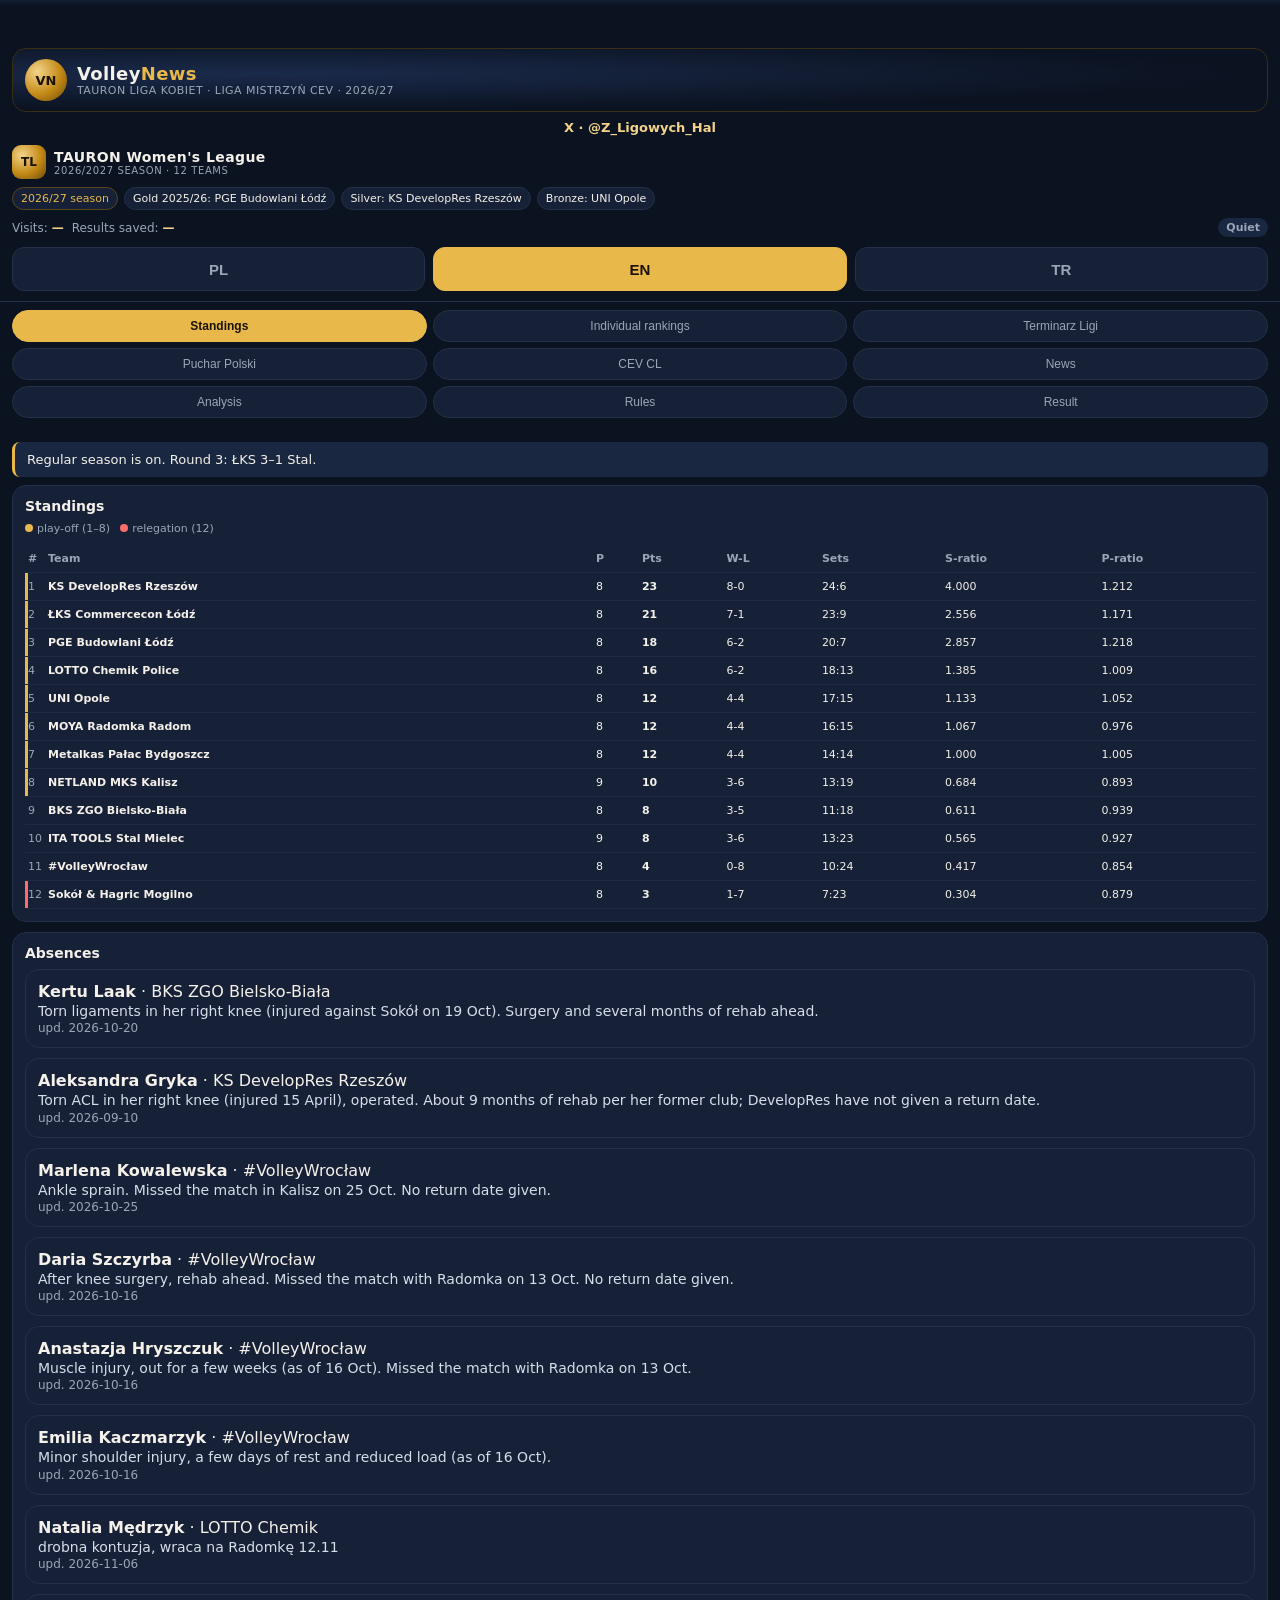
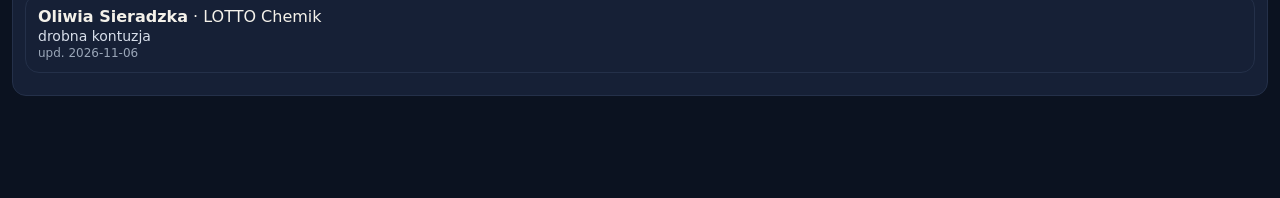
<file: index.html>
<!DOCTYPE html>
<html lang="pl">
<head>
  <meta charset="UTF-8" />
  <meta name="viewport" content="width=device-width, initial-scale=1, viewport-fit=cover" />
  <meta name="google-site-verification" content="DUh99yh-3nEhQCIDu4Cd1ADAZdMBXlXmfuxvChucZZA" />
  <meta name="google-site-verification" content="8KszsllD1J5eD8xSNlDynIQdIBA_9IF9JoQ7yyrrf3c" />
  <meta name="apple-mobile-web-app-capable" content="yes" />
  <meta name="apple-mobile-web-app-status-bar-style" content="black-translucent" />
  <meta name="apple-mobile-web-app-title" content="VolleyNews" />
  <meta name="theme-color" content="#0b1220" />
  <title>TAURON Liga Kobiet 2026/27 — tabela, wyniki, Liga Mistrzyń | VolleyNews</title>
  <meta name="description" content="TAURON Liga Kobiet i Liga Mistrzyń CEV 2026/27: tabela, wyniki, zapowiedzi. VolleyNews · @Z_Ligowych_Hal." />
  <link rel="canonical" href="https://zligowychhal.pl/" />
  <link rel="manifest" href="./manifest.json" />
  <link rel="apple-touch-icon" href="./icons/icon.svg" />
  <link rel="stylesheet" href="./css/app.css?v=123" />
  <link rel="stylesheet" href="./css/ptr.css?v=123" />
  <link rel="stylesheet" href="./css/news.css?v=123" />
  <link rel="stylesheet" href="./css/analysis.css?v=123" />
</head>
<body>
  <header class="app">
    <a class="hero" href="https://x.com/Z_Ligowych_Hal" target="_blank" rel="noopener">
      <div class="hero-mark">VN</div>
      <div class="hero-text">
        <strong>Volley<span>News</span></strong>
        <small>TAURON Liga Kobiet · Liga Mistrzyń CEV · 2026/27</small>
      </div>
    </a>
    <a class="x-link" href="https://x.com/Z_Ligowych_Hal" target="_blank" rel="noopener">X · @Z_Ligowych_Hal</a>
    <div class="brand">
      <div class="logo">TL</div>
      <h1><span data-i18n="title">TAURON Liga Kobiet</span><span data-i18n="subtitle">Sezon 2026/2027 · 12 drużyn</span></h1>
    </div>
    <div class="meta">
      <span class="pill live" id="updated" data-i18n="loading">Ładowanie…</span>
      <span class="pill" data-i18n="champions">Złoto 2025/26: PGE Budowlani Łódź</span>
      <span class="pill" data-i18n="silver">Srebro: KS DevelopRes Rzeszów</span>
      <span class="pill" data-i18n="bronze">Brąz: UNI Opole</span>
    </div>
        <div class="stats-bar" id="stats-bar"></div>
    <div class="lang" role="group" aria-label="Language">
      <button type="button" data-lang="pl" class="active">PL</button>
      <button type="button" data-lang="en">EN</button>
      <button type="button" data-lang="tr">TR</button>
    </div>
  </header>
  <nav class="tabs">
    <button class="active" data-tab="sec-table" data-i18n="tabTable">Tabela</button>
    <button data-tab="sec-scorers" data-i18n="tabScorers">Rankingi indywidualne</button>
    <button data-tab="sec-schedule">Terminarz Ligi</button>
    <button data-tab="sec-cup">Puchar Polski</button>
    <button data-tab="sec-cev" data-i18n="tabCev">LM CEV</button>
    <button data-tab="sec-news" data-i18n="tabNews">Newsy</button>
    <button data-tab="sec-analysis" data-i18n="tabAnalysis">Analizy</button>
    <button data-tab="sec-rules" data-i18n="tabRules">Regulamin</button>
    <button data-tab="sec-input" data-i18n="tabInput">Wynik</button>
  </nav>
  <section id="sec-table" class="active">
    <div class="note" data-i18n="tableNote">Tabela aktualizowana na bieżąco po oficjalnych wynikach.</div>
    <div class="card"><h2 data-i18n="tableH2">Tabela</h2><div id="table-wrap"></div></div>
    <div class="card"><h2 data-i18n="injH2">Absencje</h2><div id="injuries"></div></div>
  </section>
  <section id="sec-scorers">
    <div class="card"><h2 data-i18n="scorersH2">Rankingi PLS</h2><p class="muted" data-i18n="scorersP">Podział jak na tauronligakobiet.pl.</p></div>
    <div id="scorers-wrap"></div>
  </section>
  <section id="sec-schedule">
    <div class="card"><h2>Terminarz rundy zasadniczej</h2><p class="muted">Wszystkie 22 kolejki, wyniki i krótkie relacje.</p><select id="round-select"></select></div>
    <div id="schedule-wrap"></div>
  </section>
        <section id="sec-cup">
    <div class="card"><h2>TAURON Puchar Polski Kobiet 2027</h2>
      <p>Finałowy turniej w Elblągu, 6–7 lutego 2027 (Hala MOSiR). Półfinały 6.02, finał 7.02. Trofeum bronią PGE Budowlani Łódź, które w finale 2026 pokonały BKS 3:0.</p>
      <p>Zespoły TAURON Ligi wchodzą od 1/8 finału. Rozstawione są cztery najlepsze drużyny sezonu 2025/26: PGE Budowlani Łódź, KS DevelopRes Rzeszów, UNI Opole i BKS ZGO Bielsko-Biała. W 1/8 grają też trzy zespoły z TAURON 1. Ligi (Enea KS Piła, KSG Warszawa, NOWEL LOS Nowy Dwór Mazowiecki) i jeden z II ligi (Klub Sportowy Pajęczno).</p>
      <p class="muted">Gospodarzami meczów są drużyny z niższych lig lub zespoły TAURON Ligi wyżej sklasyfikowane po sezonie 2025/26.</p>
    </div>
    <div class="card"><h2>1/8 finału · listopad–grudzień 2026</h2>
      <p class="muted">Godziny potwierdzone według oficjalnego terminarza @TAURONLigaK (post z 11.11.2026).</p>
      <p class="muted">10.11, 18:00 · HSW Immobile Łuczniczka</p>
      <div class="match"><div class="side">020. Metalkas Pałac Bydgoszcz</div><div class="mid"><strong>3:2</strong></div><div class="side away">#VolleyWrocław</div></div>
      <p class="muted">Sety: 20:25, 21:25, 25:21, 27:25, 15:12. Najskuteczniejsze: Bartkowska-Kluza 21, Pol 20; Wąsiakowska 27, Stautz 16, Garncarz 15. Pałac awansował do ćwierćfinału.</p>
      <p class="muted">11.11, 17:00</p>
      <div class="match"><div class="side">014. KSG Warszawa</div><div class="mid"><strong>2:3</strong></div><div class="side away">PGE Budowlani Łódź</div></div>
      <p class="muted">Sety: 14:25, 17:25, 25:23, 25:23, 4:15. MVP: Justyna Łysiak. Budowlani awansowali po tie-breaku.</p>
      <p class="muted">11.11, 18:00</p>
      <div class="match"><div class="side">016. NOWEL LOS Nowy Dwór Mazowiecki</div><div class="mid"><strong>0:3</strong></div><div class="side away">ŁKS Commercecon Łódź</div></div>
      <p class="muted">Sety: 27:29, 17:25, 16:25. MVP: Elles Dambrink. ŁKS awansował.</p>
      <div class="match"><div class="side">017. BKS ZGO Bielsko-Biała</div><div class="mid"><strong>3:1</strong></div><div class="side away">ITA TOOLS Stal Mielec</div></div>
      <p class="muted">Sety: 22:25, 25:17, 25:20, 25:21. MVP: Iris Vos. BKS awansował.</p>
      <div class="match"><div class="side">021. KS DevelopRes Rzeszów</div><div class="mid"><strong>3:0</strong></div><div class="side away">Sokół & Hagric Mogilno</div></div>
      <p class="muted">Sety: 25:21, 25:17, 25:14. DevelopRes awansował.</p>
      <p class="muted">2.12, 18:00</p>
      <div class="match"><div class="side">019. Klub Sportowy Pajęczno</div><div class="mid"><strong>– : –</strong></div><div class="side away">LOTTO Chemik Police</div></div>
      <p class="muted">22.12, 18:00</p>
      <div class="match"><div class="side">015. Enea KS Piła</div><div class="mid"><strong>– : –</strong></div><div class="side away">MOYA Radomka Radom</div></div>
      <p class="muted">23.12, 18:00</p>
      <div class="match"><div class="side">018. UNI Opole</div><div class="mid"><strong>– : –</strong></div><div class="side away">NETLAND MKS Kalisz</div></div>
    </div>
    <div class="card"><h2>1/4 finału · 30 grudnia 2026</h2>
      <div class="match"><div class="side">22. PGE Budowlani Łódź</div><div class="mid"><strong>– : –</strong></div><div class="side away">zw. mecz 015 (Piła/Radomka)</div></div>
      <div class="match"><div class="side">23. ŁKS Commercecon Łódź</div><div class="mid"><strong>– : –</strong></div><div class="side away">BKS ZGO Bielsko-Biała</div></div>
      <div class="match"><div class="side">24. zw. mecz 018 (Opole/Kalisz)</div><div class="mid"><strong>– : –</strong></div><div class="side away">zw. mecz 019 (Pajęczno/Chemik)</div></div>
      <div class="match"><div class="side">25. Metalkas Pałac Bydgoszcz</div><div class="mid"><strong>– : –</strong></div><div class="side away">KS DevelopRes Rzeszów</div></div>
      <p class="muted">Godziny ćwierćfinałów: do potwierdzenia. Półfinały 6.02 w Hali MOSiR w Elblągu: mecz 26 (zw. 22 – zw. 23), mecz 27 (zw. 24 – zw. 25). Finał 7.02: mecz 28.</p>
    </div>
    <div class="card"><h2>Rundy wstępne · niższe ligi</h2>
      <p><strong>3. runda, 4 listopada — wyniki:</strong></p>
      <ul>
        <li>mecz 10, 18:00: NOWEL LOS Nowy Dwór Mazowiecki – KS BAS Białystok <strong>3:0</strong> (25:23, 25:17, 25:23) → 016</li>
        <li>mecz 11, 19:00: SPS Sparta Złotów – Enea KS Piła <strong>0:3</strong> (22:25, 20:25, 18:25) → 015</li>
        <li>mecz 12, 18:00: Klub Sportowy Pajęczno – KS MARBA Sędziszów Małopolski <strong>3:1</strong> (25:21, 25:18, 23:25, 27:25) → 019</li>
        <li>mecz 13, 18:00: KSZO SMS Ostrowiec Świętokrzyski – KSG Warszawa <strong>0:3</strong> (12:25, 8:25, 20:25) → 014</li>
      </ul>
      <p><strong>2. runda, 21–29 października — wyniki:</strong></p>
      <ul>
        <li>mecz 2, 21.10 19:30: MKS Bispol Łańcut – NOWEL LOS Nowy Dwór Mazowiecki <strong>1:3</strong> (22:25, 25:22, 18:25, 17:25)</li>
        <li>mecz 3, 29.10 16:00: Enea Energetyk Poznań – KS BAS Białystok <strong>1:3</strong> (23:25, 26:24, 14:25, 18:25)</li>
        <li>mecz 4, 21.10 20:00: UKS OPP Powiat Kołobrzeski – Enea KS Piła <strong>1:3</strong> (9:25, 25:16, 10:25, 12:25)</li>
        <li>mecz 5, 21.10 18:00: SPS Sparta Złotów – AZS Uniwersytet Gdański <strong>3:0</strong> (25:17, 25:8, 25:21)</li>
        <li>mecz 6, 21.10 15:00: EWL #VolleyWrocław – Klub Sportowy Pajęczno <strong>0:3</strong> (11:25, 10:25, 22:25)</li>
        <li>mecz 7, 21.10 18:00: SMS PZPS Szczyrk II – KS MARBA Sędziszów Małopolski <strong>1:3</strong> (18:25, 16:25, 25:21, 21:25)</li>
        <li>mecz 8, 21.10 19:00: Karpaty–PANS Krosno – KSG Warszawa <strong>2:3</strong> (16:25, 25:22, 19:25, 25:23, 11:15)</li>
        <li>mecz 9, 21.10 17:00: KSZO SMS Ostrowiec Świętokrzyski – PGE LTS Legionovia Legionowo <strong>3:0</strong> (26:24, 28:26, 25:15)</li>
      </ul>
      <p><strong>1. runda, 30 września, 18:00:</strong></p>
      <ul><li>mecz 1: ULKS Sulagra Chobrzany – MKS Bispol Łańcut <strong>0:3</strong> (20:25, 23:25, 20:25)</li></ul>
    </div>
  </section>
  <section id="sec-cev">
    <div class="card">
      <h2 data-i18n="cevH2">Liga Mistrzyń CEV 2026/27</h2>
      <p class="muted" data-i18n="cevP">Faza grupowa — 5 grup × 4 zespoły, mecz i rewanż. Start 24–26.11.2026.</p>
      <div class="note">Wyników fazy grupowej jeszcze nie ma. Oficjalny wynik i sety wstawimy po każdym meczu z CEV i kont X.</div>
      <h3 data-i18n="cevPtsH">Punktacja</h3>
      <ul class="rule-list pts">
        <li><span class="score">3:0 / 3:1</span><span data-i18n="cevPts3">3 punkty dla zwycięzcy</span></li>
        <li><span class="score">3:2</span><span data-i18n="cevPts2">2 punkty dla zwycięzcy</span></li>
        <li><span class="score">2:3</span><span data-i18n="cevPts1">1 punkt dla przegranego</span></li>
        <li><span class="score">1:3 / 0:3</span><span data-i18n="cevPts0">0 punktów dla przegranego</span></li>
      </ul>
      <h3 data-i18n="cevOrdH">Kolejność w tabeli grupy</h3>
      <ol class="rule-list ord">
        <li data-i18n="cevOrd1">liczba wygranych meczów</li>
        <li data-i18n="cevOrd2">punkty rankingowe (3 / 2 / 1 / 0)</li>
        <li data-i18n="cevOrd3">stosunek setów (wygrane ÷ przegrane)</li>
        <li data-i18n="cevOrd4">stosunek małych punktów</li>
        <li data-i18n="cevOrd5">bilans bezpośredni</li>
      </ol>
      <h3 data-i18n="cevAdvH">Awans z grupy</h3>
      <ul class="rule-list adv">
        <li><span class="place">1.</span><span data-i18n="cevAdv1">ćwierćfinał Ligi Mistrzyń</span></li>
        <li><span class="place">2.</span><span data-i18n="cevAdv2">baraż (play-off) o ćwierćfinał</span></li>
        <li><span class="place">3.*</span><span data-i18n="cevAdv3">najlepsza trzecia też do barażu; pozostałe trzecie — Puchar CEV</span></li>
        <li><span class="place">4.</span><span data-i18n="cevAdv4">koniec gry w pucharach CEV tej edycji LM</span></li>
      </ul>
      <p class="muted" data-i18n="cevAdvNote">* Najlepsza trzecia liczona jest po wszystkich grupach: wygrane → punkty → sety → małe punkty.</p>
    </div>
    <div class="card sources-card">
      <h2>Źródła LM CEV</h2>
      <p>Wyniki meczów i setów bierzemy z oficjalnych kanałów CEV oraz kont klubów. Dziękujemy za publikację informacji.</p>
      <ul class="src-list">
        <li><a href="https://championsleague.cev.eu/en/" target="_blank" rel="noopener">championsleague.cev.eu</a> — wyniki, tabele, protokoły</li>
        <li><a href="https://x.com/CEVolleyballCL" target="_blank" rel="noopener">@CEVolleyballCL</a> — relacje na żywo</li>
        <li><a href="https://x.com/CEVolleyball" target="_blank" rel="noopener">@CEVolleyball</a> — komunikaty CEV</li>
        <li><a href="https://x.com/gibbybaris" target="_blank" rel="noopener">@gibbybaris</a> — relacje i składy</li>
        <li><a href="https://x.com/KSDevelopres" target="_blank" rel="noopener">@KSDevelopres</a> · <a href="https://x.com/budowlani_lodz" target="_blank" rel="noopener">@budowlani_lodz</a></li>
        <li><a href="https://x.com/VakifBankSK" target="_blank" rel="noopener">@VakifBankSK</a> · <a href="https://x.com/FenerbahceSK" target="_blank" rel="noopener">@FenerbahceSK</a> · <a href="https://x.com/EczacibasiSK" target="_blank" rel="noopener">@EczacibasiSK</a></li>
        <li><a href="https://x.com/imocovolley" target="_blank" rel="noopener">@imocovolley</a> · <a href="https://x.com/savinodelbenevolley" target="_blank" rel="noopener">@savinodelbenevolley</a></li>
      </ul>
      <p class="muted">Kwalifikacje LM: 20.10–12.11. Grupy A i D czekają na zwycięzców 3. rundy (Porto, Cajasol, Asterix, Branik i pozostali).</p>
    </div>
    <div class="lang cev-subs" role="group">
      <button type="button" class="cev-sub active" data-g="A">A</button>
      <button type="button" class="cev-sub" data-g="B">B</button>
      <button type="button" class="cev-sub" data-g="C">C</button>
      <button type="button" class="cev-sub" data-g="D">D</button>
      <button type="button" class="cev-sub" data-g="E">E</button>
    </div>
    <div class="card"><h2 data-i18n="cevTableH2">Tabela grupy</h2><div id="cev-table"></div></div>
    <div id="cev-matches"></div>
    <div class="card">
      <h2 data-i18n="cevInputH2">Wpisz wynik grupy</h2>
      <label class="muted" data-i18n="labelMatch">Mecz</label>
      <select id="cev-match-select"></select>
      <div class="form-row">
        <div><label class="muted" data-i18n="labelHome">Sety gospodarza</label><input id="cev-home-sets" type="number" min="0" max="3" value="3" /></div>
        <div><label class="muted" data-i18n="labelAway">Sety gościa</label><input id="cev-away-sets" type="number" min="0" max="3" value="0" /></div>
      </div>
      <label class="muted" data-i18n="labelSets">Małe punkty (np. 25-20,25-18,25-16)</label>
      <input id="cev-set-points" placeholder="25-20,25-18,25-16" />
      <button class="primary" id="cev-save" type="button" data-i18n="cevSave">Zapisz i przelicz</button>
      <button class="ghost" id="cev-reset" type="button" data-i18n="cevReset">Wyczyść wyniki LM</button>
    </div>
  </section>
  <section id="sec-news">
    <div class="card">
      <h2 data-i18n="newsH2">Newsy</h2>
      <p class="muted" data-i18n="newsP">Bieżące informacje o sezonie</p>
    </div>
    <div class="card sources-card">
      <h2 data-i18n="srcH2">Źródła</h2>
      <p data-i18n="srcThanks">Dziękujemy redakcjom i serwisom, z których korzystamy przy aktualizacji strony. Bez ich codziennej pracy nie byłoby tu bieżących informacji o lidze i Lidze Mistrzyń.</p>
      <ul class="src-list">
        <li><a href="https://www.tauronligakobiet.pl" target="_blank" rel="noopener">tauronligakobiet.pl</a> — wyniki, tabela, komunikaty PLS</li>
        <li><a href="https://panel.volleystation.com/website2/23/en/matches/2543730/" target="_blank" rel="noopener">VolleyStation</a> — protokoły meczowe: punkty zawodniczek, atak, blok, asy, składy. Przykład: UNI Opole–Chemik, mecz 2543730</li>
        <li><a href="https://www.polsatsport.pl" target="_blank" rel="noopener">polsatsport.pl</a> — zapowiedzi meczów TAURON Ligi Kobiet, relacje pomeczowe, sytuacja w klubach, transmisje i skróty</li>
        <li><a href="https://siatka.org" target="_blank" rel="noopener">siatka.org</a> — relacje i analizy</li>
        <li><a href="https://przegladsportowy.onet.pl" target="_blank" rel="noopener">Przegląd Sportowy</a> — newsy ligowe</li>
        <li><a href="https://women.volleybox.net" target="_blank" rel="noopener">women.volleybox.net</a> — transfery i składy</li>
        <li><a href="https://inside.volleycountry.com" target="_blank" rel="noopener">inside.volleycountry.com</a> — kontekst europejski</li>
        <li><a href="https://championsleague.cev.eu/en/" target="_blank" rel="noopener">championsleague.cev.eu</a> — Liga Mistrzyń</li>
        <li><a href="https://x.com/CEVolleyballCL" target="_blank" rel="noopener">@CEVolleyballCL</a> · <a href="https://x.com/gibbybaris" target="_blank" rel="noopener">@gibbybaris</a></li>
      </ul>
      <p class="muted" data-i18n="srcNote">Wyniki ligowe weryfikujemy z oficjalnymi komunikatami TAURON Ligi Kobiet i Polsat Sport. Dziękujemy za możliwość korzystania z Waszych informacji.</p>
    </div>
    <div id="news"></div>
  </section>
  <section id="sec-analysis">
    <div class="card"><h2 data-i18n="analysisH2">Analizy i technikalia</h2><p class="muted" data-i18n="analysisP">Oparte o wpisy @PatrykWGesicki.</p></div>
    <div id="analysis-wrap"></div>
  </section>
  <section id="sec-rules">
    <div class="card">
      <h2 data-i18n="rulesH2">Punktacja</h2>
      <ul>
        <li data-i18n="rule3">3 pkt</li>
        <li data-i18n="rule2">2 pkt</li>
        <li data-i18n="rule1">1 pkt</li>
        <li data-i18n="rule0">0 pkt</li>
      </ul>
      <h3 data-i18n="orderH3">Kolejność</h3>
      <ol>
        <li data-i18n="tb1">punkty</li>
        <li data-i18n="tb2">wygrane</li>
        <li data-i18n="tb3">sety</li>
        <li data-i18n="tb4">małe punkty</li>
        <li data-i18n="tb5">bezpośredni</li>
      </ol>
      <h3 data-i18n="systemH3">System</h3>
      <p data-i18n="systemP">12 drużyn, 22 kolejki, play-off 1–8.</p>
    </div>
  </section>
  <section id="sec-input">
    <div class="card">
      <h2 data-i18n="inputH2">Wynik</h2>
      <p class="muted" data-i18n="inputP">Wpisz wynik ligowy.</p>
      <label class="muted" data-i18n="labelMatch">Mecz</label>
      <select id="match-select"></select>
      <div class="form-row">
        <div><label class="muted" data-i18n="labelHome">Sety gospodarza</label><input id="home-sets" type="number" min="0" max="3" value="3" /></div>
        <div><label class="muted" data-i18n="labelAway">Sety gościa</label><input id="away-sets" type="number" min="0" max="3" value="0" /></div>
      </div>
      <label class="muted" data-i18n="labelSets">Małe punkty (np. 25-20,25-18,25-16)</label>
      <input id="set-points" placeholder="25-20,25-18,25-16" />
      <button class="primary" id="save" type="button" data-i18n="save">Zapisz i przelicz</button>
      <button class="ghost" id="reset" type="button" data-i18n="reset">Wyczyść wyniki</button>
    </div>
  </section>
  <script src="./js/i18n.js?v=123"></script>
  <script src="./js/app.js?v=123"></script>
  <script src="./js/stats.js?v=123"></script>
  <script src="./js/news-ui.js?v=123"></script>
  <script src="./js/analysis.js?v=123"></script>
  <script src="./js/cev.js?v=123"></script>
  <script src="./js/ptr.js?v=123"></script>
  <script src="./js/tv.js?v=123"></script>
  <script src="./js/verify.js?v=123"></script>
  <script src="./js/derby-fix.js?v=123"></script>
  <script src="./js/i18n-verify.js?v=123"></script>
</body>
</html>
</file>
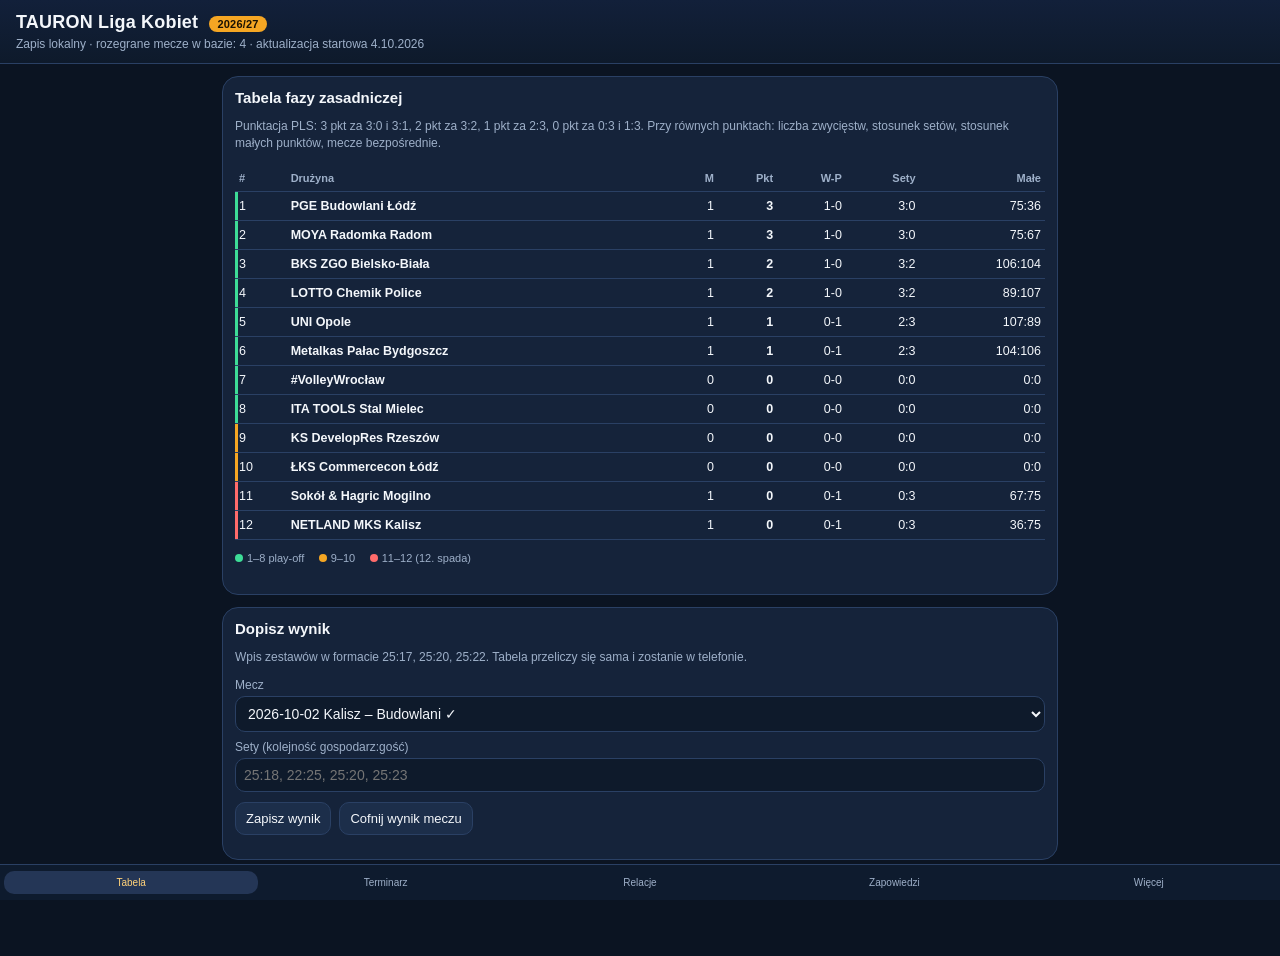
<file: pwa/index.html>
<!DOCTYPE html>
<html lang="pl">
<head>
<meta charset="utf-8" />
<meta name="viewport" content="width=device-width, initial-scale=1, viewport-fit=cover" />
<meta name="apple-mobile-web-app-capable" content="yes" />
<meta name="apple-mobile-web-app-status-bar-style" content="black-translucent" />
<meta name="apple-mobile-web-app-title" content="TLK 26/27" />
<meta name="theme-color" content="#0e1a2b" />
<link rel="manifest" href="manifest.webmanifest" />
<link rel="apple-touch-icon" href="icons/icon.svg" />
<title>TAURON Liga Kobiet 2026/27</title>
<style>
  :root {
    --bg: #0b1422;
    --card: #15233a;
    --card2: #1c2e4a;
    --line: #2a4064;
    --text: #f4f7fb;
    --muted: #9eb0c9;
    --amber: #f5a623;
    --amber2: #ffd27a;
    --green: #3ddc97;
    --red: #ff6b6b;
    --blue: #7eb6ff;
    --safe-b: env(safe-area-inset-bottom);
  }
  * { box-sizing: border-box; }
  html, body { margin: 0; padding: 0; background: var(--bg); color: var(--text); font-family: -apple-system, BlinkMacSystemFont, "Segoe UI", Roboto, sans-serif; }
  body { padding-bottom: calc(76px + var(--safe-b)); }
  header {
    position: sticky; top: 0; z-index: 5;
    background: linear-gradient(180deg, #12203a 0%, #0e1a2b 100%);
    border-bottom: 1px solid var(--line);
    padding: calc(12px + env(safe-area-inset-top)) 16px 12px;
  }
  header h1 { margin: 0; font-size: 18px; letter-spacing: .2px; }
  header p { margin: 4px 0 0; color: var(--muted); font-size: 12px; }
  .badge { display: inline-block; background: var(--amber); color: #1a1203; font-weight: 700; font-size: 11px; border-radius: 999px; padding: 2px 8px; margin-left: 6px; }
  main { padding: 12px 12px 8px; max-width: 860px; margin: 0 auto; }
  .panel { display: none; }
  .panel.active { display: block; }
  .card { background: var(--card); border: 1px solid var(--line); border-radius: 16px; padding: 12px; margin-bottom: 12px; }
  .card h2 { margin: 0 0 8px; font-size: 15px; }
  .muted { color: var(--muted); font-size: 12px; line-height: 1.45; }
  table { width: 100%; border-collapse: collapse; font-size: 12.5px; }
  th, td { padding: 7px 4px; text-align: left; border-bottom: 1px solid var(--line); vertical-align: middle; }
  th { color: var(--muted); font-weight: 600; font-size: 11px; }
  td.num, th.num { text-align: right; font-variant-numeric: tabular-nums; }
  tr.zone td:first-child { box-shadow: inset 3px 0 0 var(--green); }
  tr.mid td:first-child { box-shadow: inset 3px 0 0 var(--amber); }
  tr.out td:first-child { box-shadow: inset 3px 0 0 var(--red); }
  .team { font-weight: 650; }
  .pill { display: inline-block; border-radius: 999px; padding: 2px 7px; font-size: 11px; font-weight: 700; }
  .w { background: #164b34; color: var(--green); }
  .l { background: #4a2222; color: #ffb4b4; }
  .p { background: #3d3418; color: var(--amber2); }
  .match { display: grid; grid-template-columns: 1fr auto 1fr; gap: 8px; align-items: center; padding: 10px 0; border-bottom: 1px solid var(--line); }
  .match:last-child { border-bottom: 0; }
  .home, .away { font-size: 13px; font-weight: 650; }
  .away { text-align: right; }
  .score { text-align: center; min-width: 72px; }
  .score b { font-size: 16px; }
  .sets { color: var(--muted); font-size: 11px; }
  .when { color: var(--amber2); font-size: 11px; font-weight: 700; }
  nav.tabs {
    position: fixed; left: 0; right: 0; bottom: 0; z-index: 6;
    display: grid; grid-template-columns: repeat(5, 1fr);
    background: #101c30ee; backdrop-filter: blur(10px);
    border-top: 1px solid var(--line);
    padding: 6px 4px calc(6px + var(--safe-b));
  }
  nav.tabs button {
    background: transparent; color: var(--muted); border: 0; font-size: 10px; padding: 6px 2px; border-radius: 10px;
  }
  nav.tabs button.active { color: var(--amber2); background: #243656; }
  button.act, .rowbtns button {
    background: var(--card2); color: var(--text); border: 1px solid var(--line); border-radius: 10px; padding: 8px 10px; font-size: 13px;
  }
  input, select, textarea {
    width: 100%; background: #0e1a2b; color: var(--text); border: 1px solid var(--line); border-radius: 10px; padding: 8px; font-size: 14px;
  }
  textarea { min-height: 72px; }
  label { display: block; font-size: 12px; color: var(--muted); margin: 8px 0 4px; }
  .grid2 { display: grid; grid-template-columns: 1fr 1fr; gap: 8px; }
  .forecast { border-left: 3px solid var(--amber); padding-left: 8px; margin-top: 6px; }
  .src a { color: var(--blue); }
  .legend span { margin-right: 10px; font-size: 11px; color: var(--muted); }
  .dot { display: inline-block; width: 8px; height: 8px; border-radius: 50%; margin-right: 4px; }
  details summary { cursor: pointer; font-weight: 650; }
  .abs { font-size: 13px; padding: 6px 0; border-bottom: 1px solid var(--line); }
</style>
</head>
<body>
<header>
  <h1>TAURON Liga Kobiet <span class="badge">2026/27</span></h1>
  <p id="statusline">Stan na 4 października 2026, 12:15 · 1. kolejka w toku</p>
</header>
<main>
  <section id="tab-table" class="panel active">
    <div class="card">
      <h2>Tabela fazy zasadniczej</h2>
      <p class="muted">Punktacja PLS: 3 pkt za 3:0 i 3:1, 2 pkt za 3:2, 1 pkt za 2:3, 0 pkt za 0:3 i 1:3. Przy równych punktach: liczba zwycięstw, stosunek setów, stosunek małych punktów, mecze bezpośrednie.</p>
      <div id="table"></div>
      <p class="legend" style="margin-top:8px">
        <span><i class="dot" style="background:var(--green)"></i>1–8 play-off</span>
        <span><i class="dot" style="background:var(--amber)"></i>9–10</span>
        <span><i class="dot" style="background:var(--red)"></i>11–12 (12. spada)</span>
      </p>
    </div>
    <div class="card">
      <h2>Dopisz wynik</h2>
      <p class="muted">Wpis zestawów w formacie 25:17, 25:20, 25:22. Tabela przeliczy się sama i zostanie w telefonie.</p>
      <label>Mecz</label>
      <select id="matchPick"></select>
      <label>Sety (kolejność gospodarz:gość)</label>
      <input id="setInput" placeholder="25:18, 22:25, 25:20, 25:23" />
      <div class="rowbtns" style="display:flex; gap:8px; margin-top:10px">
        <button class="act" id="saveScore">Zapisz wynik</button>
        <button class="act" id="clearScore">Cofnij wynik meczu</button>
      </div>
      <p id="saveMsg" class="muted"></p>
    </div>
  </section>

  <section id="tab-fix" class="panel">
    <div class="card">
      <h2>Terminarz</h2>
      <p class="muted">Daty 1–3. kolejki według siatka.org / Sport1 / Polsat Sport. Dalsze kolejki dopiszesz w notatkach albo po imporcie JSON.</p>
      <div id="fixtures"></div>
    </div>
  </section>

  <section id="tab-news" class="panel">
    <div class="card">
      <h2>Relacje po 1. kolejce</h2>
      <p class="muted">Skrót z siatka.org, WP Sportowe Fakty i Polsat Sport. Niedzielne mecze (4.10, 15:00 i 18:00) w momencie zestawienia jeszcze się nie rozpoczęły.</p>
      <div id="reports"></div>
    </div>
    <div class="card">
      <h2>Absencje i kontuzje</h2>
      <div id="absences"></div>
      <label>Dopisz absencję</label>
      <div class="grid2">
        <input id="absTeam" placeholder="Klub" />
        <input id="absPlayer" placeholder="Zawodniczka" />
      </div>
      <input id="absNote" placeholder="Uraz / status" style="margin-top:8px" />
      <button class="act" id="addAbs" style="margin-top:8px">Dodaj</button>
    </div>
  </section>

  <section id="tab-prev" class="panel">
    <div class="card">
      <h2>Zapowiedzi i prognozy</h2>
      <p class="muted">Prognozy przed dokończeniem 1. kolejki i przed 2. kolejką (9–13.10). To nie są kursy bukmacherskie — ocena formy z relacji, składów i znanych absencji. Pewność: niska / średnia / wysoka.</p>
      <div id="previews"></div>
    </div>
  </section>

  <section id="tab-more" class="panel">
    <div class="card">
      <h2>Regulamin skrótem</h2>
      <div class="muted">
        <p>Faza zasadnicza: 12 drużyn, mecz i rewanż, 22 kolejki (do weekendu 13–14 marca 2027). Play-off od tygodnia 19 marca. Mistrza najpóźniej 28 kwietnia 2027.</p>
        <p>Do play-off o miejsca 1–8 awansuje czołowa ósemka. Pary: 1–8, 2–7, 3–6, 4–5, do dwóch wygranych, zmiana gospodarza. Gospodarzem pierwszego meczu jest drużyna z niższego miejsca po fazie zasadniczej (wyżej sklasyfikowana gra u siebie potencjalny mecz decydujący) — zgodnie z systemem PLS na sezon 2026/27.</p>
        <p>Półfinały: zwyciężczyni 1–8 vs zwyciężczyni 4–5 oraz zwyciężczyni 2–7 vs zwyciężczyni 3–6, do dwóch wygranych. Finał i mecz o 3. miejsce: do trzech wygranych. Miejsca 5–6: do dwóch wygranych. Miejsca 7–8 oraz 9–10: dwumecz, przy remisie punktowym złoty set do 15. Miejsca 11–12 zostają po fazie zasadniczej. Ostatnia drużyna traci prawo gry w TAURON Lidze Kobiet 2027/28.</p>
        <p>Medalistki 2025/26: złoto PGE Budowlani Łódź, srebro KS DevelopRes Rzeszów, brąz UNI Opole. Beniaminek: NETLAND MKS Kalisz.</p>
      </div>
    </div>
    <div class="card">
      <h2>Notatki klubowe</h2>
      <label>Klub</label>
      <select id="noteTeam"></select>
      <label>Notatka</label>
      <textarea id="noteBody" placeholder="Skład, forma, cytat z relacji..."></textarea>
      <button class="act" id="saveNote" style="margin-top:8px">Zapisz notatkę</button>
      <div id="notes"></div>
    </div>
    <div class="card">
      <h2>Dane i instalacja</h2>
      <p class="muted">Aplikacja trzyma wyniki, absencje i notatki lokalnie (localStorage). Działa offline po dodaniu do ekranu początkowego.</p>
      <div class="rowbtns" style="display:flex; gap:8px; flex-wrap:wrap">
        <button class="act" id="exportBtn">Eksport JSON</button>
        <button class="act" id="resetBtn">Przywróć dane startowe</button>
      </div>
      <label>Import JSON</label>
      <textarea id="importBox" placeholder='Wklej plik JSON i kliknij Import'></textarea>
      <button class="act" id="importBtn" style="margin-top:8px">Import</button>
      <div class="src muted" style="margin-top:10px">
        Źródła zestawienia: <a href="https://siatka.org/wyniki/ligi-polskie1sezon-2026-20271tauron-liga-kobiet1/wynik-tab/tauron-liga-kobiet-20262027/">siatka.org</a>,
        <a href="https://sport1.pl/tauron-liga-kobiet-2026-2027-terminarz-mecze-wyniki-tabela-transmisje-gdzie-ogladac-kto-gra-kiedy-i-o-ktorej-godzinie">Sport1</a>,
        <a href="https://www.polsatsport.pl/wiadomosc/2026-10-03/tauron-liga-siatkarek-wyniki-i-skroty-meczow-1-kolejki/">Polsat Sport</a>,
        <a href="https://informacje.wp.pl/wiadomosci/pierwsze-emocje-w-nowym-sezonie-tauron-ligi-kobiet-duzo-walki-w-mogilnie-i-bydgoszczy-ale-punkt-tylko-jeden-7336126803024160a">WP</a>,
        <a href="https://www.pls.pl/dl/727480/575616/_system_rozgrywek_TAURON_Liga_Kobiet_sezon_2026-2027.pdf">system rozgrywek PLS</a>,
        <a href="https://www.tauronligakobiet.pl/">tauronligakobiet.pl</a>.
      </div>
    </div>
  </section>
</main>
<nav class="tabs">
  <button data-tab="table" class="active">Tabela</button>
  <button data-tab="fix">Terminarz</button>
  <button data-tab="news">Relacje</button>
  <button data-tab="prev">Zapowiedzi</button>
  <button data-tab="more">Więcej</button>
</nav>
<script>
const TEAMS = [
  { id: "bud", name: "PGE Budowlani Łódź", short: "Budowlani" },
  { id: "dev", name: "KS DevelopRes Rzeszów", short: "DevelopRes" },
  { id: "opo", name: "UNI Opole", short: "Opole" },
  { id: "che", name: "LOTTO Chemik Police", short: "Chemik" },
  { id: "lks", name: "ŁKS Commercecon Łódź", short: "ŁKS" },
  { id: "bks", name: "BKS ZGO Bielsko-Biała", short: "BKS" },
  { id: "rad", name: "MOYA Radomka Radom", short: "Radomka" },
  { id: "pal", name: "Metalkas Pałac Bydgoszcz", short: "Pałac" },
  { id: "sta", name: "ITA TOOLS Stal Mielec", short: "Stal" },
  { id: "wro", name: "#VolleyWrocław", short: "Wrocław" },
  { id: "mog", name: "Sokół & Hagric Mogilno", short: "Mogilno" },
  { id: "kal", name: "NETLAND MKS Kalisz", short: "Kalisz" }
];
const team = (id) => TEAMS.find(t => t.id === id);

const SEED_MATCHES = [
  { id: "r1-1", round: 1, date: "2026-10-02", time: "17:30", home: "kal", away: "bud", sets: [[7,25],[17,25],[12,25]], note: "MVP: Maja Storck. Transmisja Polsat Sport 1." },
  { id: "r1-2", round: 1, date: "2026-10-02", time: "20:30", home: "opo", away: "che", sets: [[21,25],[23,25],[25,9],[25,15],[13,15]], note: "MVP: Julia Orzoł. Tie-break." },
  { id: "r1-3", round: 1, date: "2026-10-03", time: "12:00", home: "mog", away: "rad", sets: [[22,25],[23,25],[22,25]], note: "Bliskie sety, skuteczniejsza Radomka." },
  { id: "r1-4", round: 1, date: "2026-10-03", time: "15:00", home: "pal", away: "bks", sets: [[21,25],[23,25],[25,20],[25,21],[10,15]], note: "Tie-break 10:15 według Polsat Sport i siatka.org." },
  { id: "r1-5", round: 1, date: "2026-10-04", time: "15:00", home: "wro", away: "sta", sets: null, note: "Polsat Sport 1 / Extra 2. Przed startem w momencie zestawienia." },
  { id: "r1-6", round: 1, date: "2026-10-04", time: "18:00", home: "lks", away: "dev", sets: null, note: "Hit kolejki. Polsat Sport 1." },
  { id: "r2-1", round: 2, date: "2026-10-09", time: "17:30", home: "sta", away: "pal", sets: null },
  { id: "r2-2", round: 2, date: "2026-10-09", time: "20:30", home: "bud", away: "lks", sets: null, note: "Derby Łodzi." },
  { id: "r2-3", round: 2, date: "2026-10-11", time: "15:00", home: "opo", away: "bks", sets: null },
  { id: "r2-4", round: 2, date: "2026-10-12", time: "17:30", home: "dev", away: "mog", sets: null },
  { id: "r2-5", round: 2, date: "2026-10-12", time: "20:30", home: "che", away: "kal", sets: null },
  { id: "r2-6", round: 2, date: "2026-10-13", time: "17:30", home: "rad", away: "wro", sets: null },
  { id: "r3-1", round: 3, date: "2026-10-15", time: "17:30", home: "lks", away: "sta", sets: null },
  { id: "r3-2", round: 3, date: "2026-10-16", time: "19:00", home: "wro", away: "che", sets: null },
  { id: "r3-3", round: 3, date: "2026-10-17", time: "", home: "pal", away: "kal", sets: null, note: "Data ramowa." },
  { id: "r3-4", round: 3, date: "2026-10-17", time: "", home: "dev", away: "rad", sets: null, note: "Data ramowa." },
  { id: "r3-5", round: 3, date: "2026-10-17", time: "", home: "opo", away: "bud", sets: null, note: "Data ramowa." },
  { id: "r3-6", round: 3, date: "2026-10-17", time: "", home: "mog", away: "bks", sets: null, note: "Data ramowa." }
];

const SEED_ABS = [
  { team: "UNI Opole", player: "Daria Wieczorek", note: "Uraz — nie zagrała w meczu z Chemikiem (2.10)." },
  { team: "KS DevelopRes Rzeszów", player: "Aleksandra Gryka", note: "Rehabilitacja kolana po kontuzji z końca poprzedniego sezonu. Ma dołączyć w trakcie sezonu." }
];

const REPORTS = [
  {
    title: "Kalisz 0:3 Budowlani",
    body: "Beniaminek nie nawiązał walki z mistrzyniami: 7:25, 17:25, 12:25. Maja Storck MVP (14), Rodica Buterez 13, Sasa Planinsec 11. Po stronie Kalisza najwięcej Jelena Vulin (10) i Isidora Rodić (6). Budowlani wyglądały na zgrane już w pierwszym secie."
  },
  {
    title: "Opole 2:3 Chemik",
    body: "Sety 21:25, 23:25, 25:9, 25:15, 13:15. Katarzyna Zaroślińska-Król 28 pkt, Natalia Kecher 15 (dużo blokiem). Chemik wygrał tie-break, MVP Julia Orzoł (16). Opole bez kontuzjowanej Darii Wieczorek. Atak Opola był skuteczniejszy, ale błędy (po 27) i tie-break rozstrzygnęły mecz na korzyść Polic."
  },
  {
    title: "Mogilno 0:3 Radomka",
    body: "22:25, 23:25, 22:25. Gospodynie prowadziły fragmentami, zabrakło końcówek. Sandra Świętoń: za mało czasu na zgranie z rozgrywającą. Drużkowska 18 i Kowalska 13 dla Sokoła; Weronika Dudek 18, Zhylinska 9, Fedyk 9 dla Radomki."
  },
  {
    title: "Pałac 2:3 BKS",
    body: "21:25, 23:25, 25:20, 25:21, 10:15. Bydgoszcz wróciła z 0:2, ale tie-break oddała (prowadzenie BKS do 7:5, potem 10:6). Makarewicz 26, Pol 16 dla Pałacu; Vos 22, Wasilewska 19, Laak 17 dla BKS. Pierwszy punkt ligowy dla gospodyń."
  }
];

const PREVIEWS = [
  {
    when: "4.10, 15:00",
    title: "#VolleyWrocław – ITA TOOLS Stal Mielec",
    pick: "Wrocław 3:2",
    conf: "niska",
    body: "Oba składy mocno przebudowane, brak ligowego meczu w tym sezonie. Wrocław u siebie, po transferach Antonii Stautz, Anastazji Hryszczuk i Dominiki Sobolskiej-Tarasovej. Stal (trener Jakub Głuszak) z Sariną Wieland i Andjelą Jovanović. Minimalna przewaga gospodarza, mecz otwarty."
  },
  {
    when: "4.10, 18:00",
    title: "ŁKS Commercecon Łódź – KS DevelopRes Rzeszów",
    pick: "ŁKS 3:2",
    conf: "niska",
    body: "Hit kolejki: gospodarz z czołówki ostatnich lat kontra wicemistrz w nowym składzie (kapitan Alicja Grabka, Taylor Mims, Marrit Jasper, Laura Jansen). DevelopRes bez Aleksandry Gryki (kolano). Czynnik własnej hali i absencja środkowej lekko przechylają szalę na ŁKS, ale Rzeszów ma jakość ataku."
  },
  {
    when: "9.10, 17:30",
    title: "Stal Mielec – Pałac Bydgoszcz",
    pick: "Stal 3:1",
    conf: "niska",
    body: "Pałac pokazał charakter (powrót z 0:2), ale oddał tie-break i jedzie na wyjazd. Makarewicz w formie (26). Prognoza zakłada, że Stal u siebie wykorzysta niedosyt Bydgoszczy. Do korekty po niedzielnym meczu Stali z Wrocławiem."
  },
  {
    when: "9.10, 20:30",
    title: "Budowlani Łódź – ŁKS Commercecon Łódź",
    pick: "Budowlani 3:1",
    conf: "średnia",
    body: "Derby. Mistrzynie rozbiły Kalisz 3:0, serwis Storck i Planinsec oraz blok były argumentem. ŁKS tego dnia gra jeszcze z DevelopResem — ewentualne zmęczenie i rotacje mogą ważyć. Przy pełnym składzie Budowlanych przewaga gospodarza jest realna, ale ŁKS potrafi grać tie-breaki."
  },
  {
    when: "11.10, 15:00",
    title: "UNI Opole – BKS Bielsko-Biała",
    pick: "Opole 3:2",
    conf: "średnia",
    body: "Brązowe medalistki u siebie, ale bez Wieczorek i po stracie tie-breaka z Chemikiem mimo 28 punktów Zaroślińskiej-Król. BKS wygrał wyjazdowy tie-break w Bydgoszczy (Vos 22). Opole powinno być bliżej zwycięstwa niż w Policach, tie-break jest jednak prawdopodobny."
  },
  {
    when: "12.10, 17:30",
    title: "DevelopRes Rzeszów – Sokół Mogilno",
    pick: "DevelopRes 3:0",
    conf: "średnia",
    body: "Mogilno przegrało 0:3, ale każdy set kończyło w okolicach 22–23. Świętoń mówi wprost o braku zgrania z rozgrywającą. DevelopRes, nawet bez Gryki i po ewentualnie ciężkim meczu w Łodzi, ma wyraźnie wyższy pułap. Jeśli Rzeszów odpadnie kondycyjnie w niedzielę, korekta na 3:1."
  },
  {
    when: "12.10, 20:30",
    title: "Chemik Police – MKS Kalisz",
    pick: "Chemik 3:0",
    conf: "wysoka",
    body: "Kalisz zdobył 36 małych punktów w trzech setach z Budowlanymi. Chemik, mimo huśtawki w Opolu, ma Orzoł, Mędrzyk i doświadczenie tie-breaków. U siebie przeciw beniaminkowi powinien domknąć mecz bez piątego seta."
  },
  {
    when: "13.10, 17:30",
    title: "Radomka Radom – #VolleyWrocław",
    pick: "Radomka 3:1",
    conf: "średnia",
    body: "Radomka wygrała w Mogilnie kontrolując końcówki (Dudek 18). Wrocław to skład po dużych transferach, ale bez ligowego sprawdzenia do niedzieli. Jeśli Wrocław wygra ze Stalą pewnie, prognozę trzeba podnieść do 3:2."
  }
];

const KEY = "tlk-2026-27-state-v1";
function load() {
  try {
    const raw = localStorage.getItem(KEY);
    if (!raw) return { matches: structuredClone(SEED_MATCHES), abs: structuredClone(SEED_ABS), notes: {} };
    const s = JSON.parse(raw);
    return { matches: s.matches || structuredClone(SEED_MATCHES), abs: s.abs || [], notes: s.notes || {} };
  } catch (e) {
    return { matches: structuredClone(SEED_MATCHES), abs: structuredClone(SEED_ABS), notes: {} };
  }
}
let state = load();
function save() { localStorage.setItem(KEY, JSON.stringify(state)); }

function matchPoints(sets) {
  if (!sets || !sets.length) return null;
  let hs = 0, as = 0, hp = 0, ap = 0;
  sets.forEach(([h, a]) => { hp += h; ap += a; if (h > a) hs++; else as++; });
  let hmp = 0, amp = 0;
  if (hs === 3 && as === 0) { hmp = 3; amp = 0; }
  else if (hs === 3 && as === 1) { hmp = 3; amp = 0; }
  else if (hs === 3 && as === 2) { hmp = 2; amp = 1; }
  else if (as === 3 && hs === 2) { hmp = 1; amp = 2; }
  else if (as === 3 && hs <= 1) { hmp = 0; amp = 3; }
  return { hs, as, hp, ap, hmp, amp, hw: hs > as ? 1 : 0, aw: as > hs ? 1 : 0 };
}

function table() {
  const rows = Object.fromEntries(TEAMS.map(t => [t.id, { id: t.id, p: 0, m: 0, w: 0, l: 0, sw: 0, sl: 0, pw: 0, pl: 0 }]));
  state.matches.forEach(m => {
    const r = matchPoints(m.sets);
    if (!r) return;
    const H = rows[m.home], A = rows[m.away];
    H.m++; A.m++;
    H.p += r.hmp; A.p += r.amp;
    H.w += r.hw; A.w += r.aw;
    H.l += r.aw; A.l += r.hw;
    H.sw += r.hs; H.sl += r.as; A.sw += r.as; A.sl += r.hs;
    H.pw += r.hp; H.pl += r.ap; A.pw += r.ap; A.pl += r.hp;
  });
  const list = Object.values(rows);
  const ratio = (a, b) => b === 0 ? (a === 0 ? 1 : 999) : a / b;
  list.sort((a, b) => {
    if (b.p !== a.p) return b.p - a.p;
    if (b.w !== a.w) return b.w - a.w;
    const sr = ratio(b.sw, b.sl) - ratio(a.sw, a.sl);
    if (Math.abs(sr) > 1e-9) return sr;
    const pr = ratio(b.pw, b.pl) - ratio(a.pw, a.pl);
    if (Math.abs(pr) > 1e-9) return pr;
    return team(a.id).name.localeCompare(team(b.id).name, "pl");
  });
  return list;
}

function renderTable() {
  const rows = table();
  const html = [`<table><thead><tr><th>#</th><th>Drużyna</th><th class="num">M</th><th class="num">Pkt</th><th class="num">W-P</th><th class="num">Sety</th><th class="num">Małe</th></tr></thead><tbody>`];
  rows.forEach((r, i) => {
    const zone = i < 8 ? "zone" : i < 10 ? "mid" : "out";
    html.push(`<tr class="${zone}"><td>${i + 1}</td><td class="team">${team(r.id).name}</td><td class="num">${r.m}</td><td class="num"><b>${r.p}</b></td><td class="num">${r.w}-${r.l}</td><td class="num">${r.sw}:${r.sl}</td><td class="num">${r.pw}:${r.pl}</td></tr>`);
  });
  html.push("</tbody></table>");
  document.getElementById("table").innerHTML = html.join("");
}

function scoreLabel(m) {
  const r = matchPoints(m.sets);
  if (!r) return `<div class="when">${m.time || "godz. TBD"}</div><div class="sets">vs</div>`;
  return `<div><b>${r.hs}:${r.as}</b></div><div class="sets">${m.sets.map(s => s.join(":")).join(", ")}</div>`;
}

function renderFixtures() {
  const by = {};
  state.matches.forEach(m => { (by[m.round] ||= []).push(m); });
  const html = [];
  Object.keys(by).sort((a, b) => a - b).forEach(rd => {
    html.push(`<h2 style="margin-top:12px">${rd}. kolejka</h2>`);
    by[rd].forEach(m => {
      html.push(`<div class="match"><div class="home">${team(m.home).short}</div><div class="score">${scoreLabel(m)}<div class="when">${m.date.slice(8,10)}.${m.date.slice(5,7)}</div></div><div class="away">${team(m.away).short}</div></div>`);
    });
  });
  document.getElementById("fixtures").innerHTML = html.join("");
  const sel = document.getElementById("matchPick");
  sel.innerHTML = state.matches.map(m => `<option value="${m.id}">${m.date} ${team(m.home).short} – ${team(m.away).short}${m.sets ? " ✓" : ""}</option>`).join("");
}

function renderReports() {
  document.getElementById("reports").innerHTML = REPORTS.map(r => `<details open style="margin-bottom:8px"><summary>${r.title}</summary><p class="muted">${r.body}</p></details>`).join("");
  document.getElementById("absences").innerHTML = state.abs.map((a, i) => `<div class="abs"><b>${a.player}</b> · ${a.team}<br><span class="muted">${a.note}</span> <button data-i="${i}" class="delabs" style="float:right">usuń</button></div>`).join("") || `<p class="muted">Brak wpisów.</p>`;
}

function renderPreviews() {
  document.getElementById("previews").innerHTML = PREVIEWS.map(p => `<div class="card" style="background:#122238"><div class="when">${p.when}</div><h2>${p.title}</h2><div class="forecast"><b>${p.pick}</b> · pewność ${p.conf}</div><p class="muted">${p.body}</p></div>`).join("");
}

function renderNotes() {
  const sel = document.getElementById("noteTeam");
  sel.innerHTML = TEAMS.map(t => `<option value="${t.id}">${t.name}</option>`).join("");
  const bits = Object.entries(state.notes).filter(([, v]) => v && v.trim());
  document.getElementById("notes").innerHTML = bits.length ? bits.map(([id, v]) => `<p><b>${team(id).name}</b><br><span class="muted">${v.replaceAll("<", "<")}</span></p>`).join("") : `<p class="muted">Brak notatek.</p>`;
}

function render() {
  renderTable();
  renderFixtures();
  renderReports();
  renderPreviews();
  renderNotes();
  const played = state.matches.filter(m => m.sets).length;
  document.getElementById("statusline").textContent = `Zapis lokalny · rozegrane mecze w bazie: ${played} · aktualizacja startowa 4.10.2026`;
}

document.querySelectorAll("nav.tabs button").forEach(btn => {
  btn.addEventListener("click", () => {
    document.querySelectorAll("nav.tabs button").forEach(b => b.classList.remove("active"));
    document.querySelectorAll(".panel").forEach(p => p.classList.remove("active"));
    btn.classList.add("active");
    document.getElementById("tab-" + btn.dataset.tab).classList.add("active");
  });
});

document.getElementById("saveScore").onclick = () => {
  const id = document.getElementById("matchPick").value;
  const raw = document.getElementById("setInput").value.trim();
  const sets = raw.split(/[,;]+/).map(s => s.trim()).filter(Boolean).map(s => {
    const m = s.match(/(\d+)\s*[:\-]\s*(\d+)/);
    return m ? [Number(m[1]), Number(m[2])] : null;
  });
  if (!sets.length || sets.some(x => !x)) {
    document.getElementById("saveMsg").textContent = "Nie rozpoznano setów. Przykład: 25:22, 25:19, 23:25, 25:21";
    return;
  }
  const m = state.matches.find(x => x.id === id);
  m.sets = sets;
  save(); render();
  document.getElementById("saveMsg").textContent = "Zapisano. Tabela przeliczona.";
};
document.getElementById("clearScore").onclick = () => {
  const id = document.getElementById("matchPick").value;
  const m = state.matches.find(x => x.id === id);
  m.sets = null; save(); render();
  document.getElementById("saveMsg").textContent = "Wynik usunięty.";
};
document.getElementById("addAbs").onclick = () => {
  const teamN = document.getElementById("absTeam").value.trim();
  const player = document.getElementById("absPlayer").value.trim();
  const note = document.getElementById("absNote").value.trim();
  if (!teamN || !player) return;
  state.abs.push({ team: teamN, player, note });
  save(); renderReports();
  document.getElementById("absTeam").value = document.getElementById("absPlayer").value = document.getElementById("absNote").value = "";
};
document.getElementById("absences").onclick = (e) => {
  if (!e.target.classList.contains("delabs")) return;
  state.abs.splice(Number(e.target.dataset.i), 1);
  save(); renderReports();
};
document.getElementById("saveNote").onclick = () => {
  const id = document.getElementById("noteTeam").value;
  state.notes[id] = document.getElementById("noteBody").value;
  save(); renderNotes();
};
document.getElementById("exportBtn").onclick = () => {
  const blob = new Blob([JSON.stringify(state, null, 2)], { type: "application/json" });
  const a = document.createElement("a");
  a.href = URL.createObjectURL(blob);
  a.download = "tauron-liga-kobiet-2026-27.json";
  a.click();
};
document.getElementById("importBtn").onclick = () => {
  try {
    const s = JSON.parse(document.getElementById("importBox").value);
    if (!s.matches) throw new Error("brak meczów");
    state = s; save(); render();
    alert("Zaimportowano.");
  } catch (e) { alert("Niepoprawny JSON"); }
};
document.getElementById("resetBtn").onclick = () => {
  if (!confirm("Przywrócić dane z 4 października 2026?")) return;
  state = { matches: structuredClone(SEED_MATCHES), abs: structuredClone(SEED_ABS), notes: {} };
  save(); render();
};
if ("serviceWorker" in navigator) {
  navigator.serviceWorker.register("sw.js").catch(() => {});
}
render();
</script>
</body>
</html>
</file>
<file: css/app.css>
:root {
  --bg: #0b1220;
  --card: #162036;
  --line: #243049;
  --gold: #e8b84a;
  --gold2: #f3d38a;
  --text: #f4f1ea;
  --muted: #9aa6b8;
  --loss: #ff6b6b;
}
* { box-sizing: border-box; margin: 0; padding: 0; }
html, body {
  background: var(--bg); color: var(--text);
  font-family: "Segoe UI", system-ui, -apple-system, sans-serif;
  min-height: 100%; overflow-x: hidden; max-width: 100vw;
}
body { padding-bottom: calc(72px + env(safe-area-inset-bottom, 0px)); }
header.app {
  position: relative; background: var(--bg); border-bottom: 1px solid var(--line);
  padding: calc(env(safe-area-inset-top, 0px) + 48px) 12px 10px;
}
.hero {
  display: flex; align-items: center; gap: 10px;
  text-decoration: none; color: inherit;
  background: radial-gradient(ellipse at 20% 40%, #1a2a4a, #0b1220 70%);
  border: 1px solid #3a2e14; border-radius: 14px; padding: 10px 12px; margin-bottom: 8px;
}
.hero-mark {
  width: 42px; height: 42px; border-radius: 50%; flex: 0 0 auto;
  background: radial-gradient(circle at 30% 30%, #f3d38a, #c48a16 55%, #6b4a0a);
  display: grid; place-items: center; font-weight: 900; color: #1a1204; font-size: 13px;
}
.hero-text strong { display: block; font-size: 18px; letter-spacing: .02em; }
.hero-text strong span { color: var(--gold); }
.hero-text em { display: block; font-style: normal; color: var(--gold2); font-size: 13px; font-weight: 650; }
.hero-text small { display: block; color: var(--muted); font-size: 11px; letter-spacing: .04em; text-transform: uppercase; }
.x-link {
  display: block; text-align: center; margin: 0 0 10px;
  color: var(--gold2); font-size: 13px; font-weight: 700; text-decoration: none;
}
.brand { display: flex; align-items: center; gap: 8px; min-width: 0; }
.logo {
  width: 34px; height: 34px; border-radius: 9px; flex: 0 0 auto;
  background: radial-gradient(circle at 30% 30%, #f3d38a, #c48a16 55%, #6b4a0a);
  display: grid; place-items: center; font-weight: 800; color: #1a1204; font-size: 12px;
}
h1 { font-size: 14px; letter-spacing: .03em; min-width: 0; }
h1 span { display: block; overflow: hidden; text-overflow: ellipsis; white-space: nowrap; }
h1 span[data-i18n="subtitle"], h1 span:last-child {
  color: var(--muted); font-size: 10px; font-weight: 500; letter-spacing: .06em; text-transform: uppercase;
}
.meta { margin-top: 8px; display: flex; gap: 6px; flex-wrap: wrap; }
.pill { background: var(--card); border: 1px solid var(--line); padding: 4px 8px; border-radius: 999px; font-size: 11px; }
.pill.live { color: var(--gold); border-color: #5a4618; }
.stats-bar {
  display: flex; flex-wrap: wrap; gap: 8px; align-items: center;
  margin-top: 8px; font-size: 12px; color: var(--muted);
}
.stats-bar strong { color: var(--gold2); }
.stats-bar .heat {
  margin-left: auto; border-radius: 999px; padding: 3px 8px; font-weight: 700; font-size: 11px;
}
.stats-bar .heat.low { background: #1a2740; color: var(--muted); }
.stats-bar .heat.mid { background: #243049; color: var(--gold2); }
.stats-bar .heat.hot { background: #3a2e14; color: var(--gold); }
.lang { display: grid; grid-template-columns: 1fr 1fr 1fr; gap: 8px; margin-top: 10px; width: 100%; }
.lang button {
  border: 1px solid var(--line); background: var(--card); color: var(--muted);
  border-radius: 12px; min-height: 44px; font-size: 15px; font-weight: 800;
}
.lang button.active { color: #1a1204; background: var(--gold); border-color: var(--gold); }
.cev-subs { grid-template-columns: repeat(5, 1fr); margin: 0 0 10px; }
.src-list { list-style: none; margin: 10px 0; }
.src-list li { margin: 0 0 8px; font-size: 13.5px; }
.src-list a { color: var(--gold2); text-decoration: none; font-weight: 700; }
.sources-card p { margin-bottom: 8px; }
.rule-list { list-style: none; margin: 0 0 12px; }
.rule-list.ord { list-style: decimal; padding-left: 22px; }
.rule-list.ord li { margin: 4px 0; font-size: 14px; }
.rule-list.pts li,
.rule-list.adv li {
  display: grid;
  grid-template-columns: 92px 1fr;
  gap: 8px;
  align-items: center;
  padding: 8px 0;
  border-bottom: 1px solid #1e2a40;
  font-size: 14px;
}
.rule-list.pts li:last-child,
.rule-list.adv li:last-child { border-bottom: 0; }
.rule-list .score,
.rule-list .place {
  display: inline-block;
  background: #1a2740;
  border: 1px solid var(--line);
  color: var(--gold2);
  font-weight: 800;
  font-size: 12px;
  text-align: center;
  border-radius: 8px;
  padding: 5px 6px;
}
nav.tabs {
  display: flex; flex-wrap: wrap; gap: 6px; padding: 8px 12px 10px;
  background: var(--bg); position: sticky; top: 0; z-index: 18;
}
nav.tabs button {
  flex: 1 1 calc(33.33% - 6px); min-width: calc(33.33% - 6px);
  border: 1px solid var(--line); background: var(--card); color: var(--muted);
  border-radius: 999px; padding: 8px 6px; font-size: 12px; text-align: center;
}
nav.tabs button.active { color: #1a1204; background: var(--gold); border-color: var(--gold); font-weight: 700; }
section { display: none; padding: 6px 12px 20px; }
section.active { display: block; }
.card { background: var(--card); border: 1px solid var(--line); border-radius: 14px; padding: 12px; margin-bottom: 10px; overflow: hidden; }
.card h2 { font-size: 14px; margin-bottom: 8px; }
.card h3 { font-size: 13px; color: var(--gold2); margin: 12px 0 6px; }
p, li { font-size: 14px; line-height: 1.45; color: #d7deea; }
.muted { color: var(--muted); font-size: 12px; }
table.standings { width: 100%; border-collapse: collapse; font-size: 11px; }
table.standings th, table.standings td { padding: 7px 3px; border-bottom: 1px solid #1e2a40; vertical-align: top; }
table.standings th { text-align: left; color: var(--muted); font-weight: 600; white-space: nowrap; }
table.standings td.team { font-weight: 650; white-space: normal; word-break: break-word; max-width: 42vw; }
table.standings td:not(.team) { white-space: nowrap; font-variant-numeric: tabular-nums; }
table.standings tr.po td:first-child { box-shadow: inset 3px 0 0 var(--gold); }
table.standings tr.rel td:first-child { box-shadow: inset 3px 0 0 var(--loss); }
.pos { width: 18px; color: var(--muted); }
.match { display: grid; grid-template-columns: 1fr auto 1fr; gap: 6px; align-items: center; padding: 12px 0; border-bottom: 1px solid #1e2a40; }
.match .side { font-size: 13px; overflow-wrap: anywhere; }
.match .side.away { text-align: right; }
.match .mid { text-align: center; min-width: 56px; }
.pred { display: inline-block; margin-top: 4px; background: #243049; color: var(--gold2); font-size: 11px; padding: 2px 7px; border-radius: 999px; }
.preview-body { margin-top: 8px; font-size: 13.5px; }
.keys { display: flex; flex-wrap: wrap; gap: 6px; margin-top: 8px; }
.keys span { background: #1a2740; border: 1px solid var(--line); border-radius: 999px; padding: 3px 8px; font-size: 11px; color: var(--muted); }
.legend { display: flex; gap: 10px; font-size: 11px; color: var(--muted); margin: 6px 0 10px; flex-wrap: wrap; }
.dot { width: 8px; height: 8px; border-radius: 50%; display: inline-block; margin-right: 4px; }
.form-row { display: grid; grid-template-columns: 1fr 1fr; gap: 8px; margin-top: 8px; }
input, select, textarea {
  width: 100%; background: #0f1728; color: var(--text); border: 1px solid var(--line);
  border-radius: 10px; padding: 10px; font-size: 16px;
}
button.primary {
  width: 100%; margin-top: 10px; background: var(--gold); color: #1a1204; border: 0;
  border-radius: 12px; padding: 12px; font-weight: 800; font-size: 14px;
}
button.ghost {
  width: 100%; margin-top: 8px; background: transparent; color: var(--muted);
  border: 1px solid var(--line); border-radius: 12px; padding: 10px;
}
.note { background: #1a2740; border-left: 3px solid var(--gold); padding: 10px 12px; border-radius: 8px; font-size: 13px; margin: 8px 0; }
footer.hint {
  position: fixed; bottom: 0; left: 0; right: 0;
  background: #0e1628; border-top: 1px solid var(--line);
  padding: 8px 12px calc(12px + env(safe-area-inset-bottom, 0px));
  font-size: 12px; color: var(--muted); text-align: center;
}
footer.hint a { color: var(--gold2); text-decoration: none; font-weight: 700; }
</file>
<file: css/ptr.css>
#ptr-bar {
  position: fixed; left: 0; right: 0; top: 0; height: 0;
  overflow: hidden; z-index: 80;
  display: flex; align-items: flex-end; justify-content: center;
  padding-bottom: 6px;
  color: #e8b84a; font-size: 18px; font-weight: 800;
  background: linear-gradient(#162036, transparent);
  pointer-events: none;
  transition: height .12s ease-out;
}
#ptr-bar.busy { height: 48px !important; }
</file>
<file: css/news.css>
details.news-card { cursor: pointer; }
details.news-card summary { list-style: none; }
details.news-card summary::-webkit-details-marker { display: none; }
details.news-card summary::marker { content: ""; }
details.news-card .news-head { display: flex; gap: 8px; align-items: flex-start; }
details.news-card .news-head p { flex: 1; margin: 0; }
details.news-card .chev { color: #e8b84a; font-weight: 800; }
details.news-card[open] .chev { transform: rotate(90deg); }
details.news-card .news-body { margin-top: 8px; font-size: 13.5px; line-height: 1.45; color: #d7deea; }
.clip-wrap { margin: 10px 0 0; }
.clip-btn { display: inline-block; background: #3a2e14; color: #f3d38a; border: 1px solid #5a4a20; border-radius: 999px; padding: 6px 12px; font-size: 13px; font-weight: 800; text-decoration: none; }

.news-src { margin: 10px 0 0; }
.news-src a { color: #f3d38a; font-weight: 700; font-size: 13px; text-decoration: underline; text-underline-offset: 2px; }
</file>
<file: css/analysis.css>
.src-card { border-color: #3a2e14; background: linear-gradient(135deg,#1a2740,#162036 55%,#2a2410); }
.src-card a { color: #f3d38a; font-weight: 800; text-decoration: none; }
.src-handle { display: inline-block; margin-top: 6px; background: #3a2e14; color: #e8b84a; border-radius: 999px; padding: 4px 10px; font-size: 13px; font-weight: 800; }
.chip-row { display: flex; flex-wrap: wrap; gap: 6px; margin-top: 8px; }
.chip { background: #1a2740; border: 1px solid var(--line); border-radius: 999px; padding: 4px 9px; font-size: 11px; color: #9aa6b8; }
.chip b { color: #f3d38a; }
.bar-row { margin: 10px 0 14px; }
.bar-lab { display: flex; justify-content: space-between; gap: 8px; font-size: 13px; margin-bottom: 4px; }
.bar-lab small { color: var(--muted); }
.bar-track { height: 12px; background: #0f1728; border-radius: 999px; overflow: hidden; border: 1px solid #243049; }
.bar-fill { height: 100%; border-radius: 999px; min-width: 4px; }
.donut-wrap { display: flex; gap: 10px; flex-wrap: wrap; margin-top: 8px; }
.donut { width: 86px; text-align: center; }
.donut svg { display: block; margin: 0 auto 4px; }
.donut span { font-size: 11px; color: var(--muted); }
</file>
